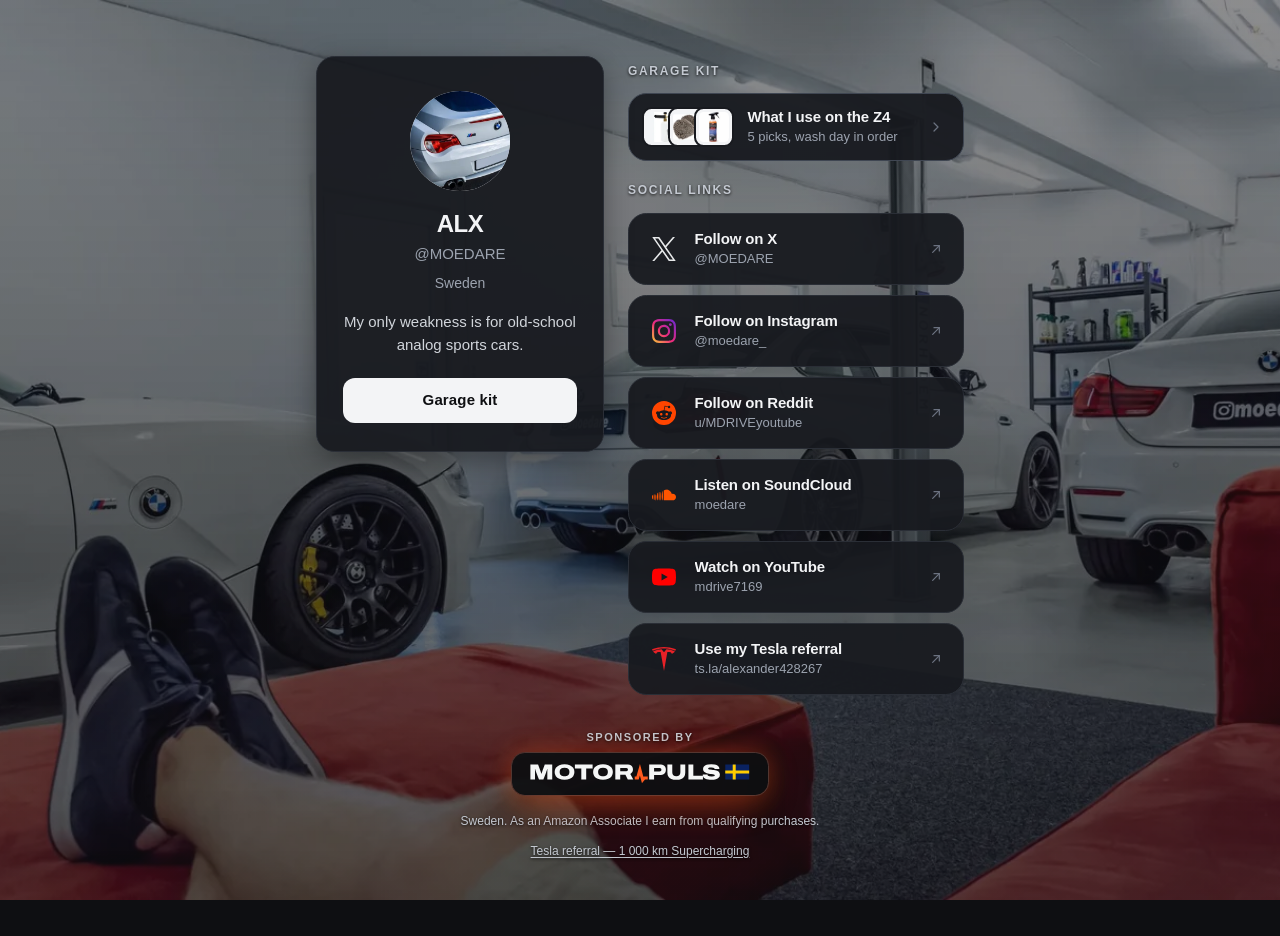
<file: index.html>
<!DOCTYPE html>
<html lang="en">
<head>
  <meta charset="utf-8">
  <meta name="viewport" content="width=device-width, initial-scale=1, viewport-fit=cover">
  <title>MOEDARE</title>
  <meta name="description" content="ALX / MOEDARE. My only weakness is for old-school analog sports cars. Sweden.">
  <meta name="theme-color" content="#0E0F12">
  <meta name="color-scheme" content="dark">
  <link rel="canonical" href="https://moedare.com/">
  <meta property="og:type" content="website">
  <meta property="og:site_name" content="MOEDARE">
  <meta property="og:title" content="MOEDARE">
  <meta property="og:description" content="My only weakness is for old-school analog sports cars.">
  <meta property="og:url" content="https://moedare.com/">
  <meta property="og:locale" content="en_GB">
  <meta property="og:image" content="https://moedare.com/og.jpg">
  <meta property="og:image:width" content="1200">
  <meta property="og:image:height" content="630">
  <meta name="twitter:card" content="summary_large_image">
  <meta name="twitter:site" content="@MOEDARE">
  <meta name="twitter:title" content="MOEDARE">
  <meta name="twitter:description" content="My only weakness is for old-school analog sports cars.">
  <meta name="twitter:image" content="https://moedare.com/og.jpg">
  <link rel="icon" href="favicon.ico" sizes="any">
  <link rel="icon" href="favicon-32.png" type="image/png" sizes="32x32">
  <link rel="apple-touch-icon" href="apple-touch-icon.png">
  <link rel="manifest" href="site.webmanifest">
  <link rel="preload" as="image" href="avatar-350.webp" type="image/webp" fetchpriority="high">
  <link rel="stylesheet" href="css/moedare.css">
  <script type="application/ld+json">
    {
      "@context": "https://schema.org",
      "@type": "Person",
      "name": "ALX",
      "alternateName": "MOEDARE",
      "url": "https://moedare.com",
      "image": "https://moedare.com/og.jpg",
      "sameAs": [
        "https://x.com/MOEDARE",
        "https://www.instagram.com/moedare_",
        "https://www.reddit.com/user/MDRIVEyoutube",
        "https://soundcloud.com/moedare",
        "https://www.youtube.com/@mdrive7169"
      ]
    }
  </script>
  <script async src="https://www.googletagmanager.com/gtag/js?id=G-K42WV6J95P"></script>
  <script>
    window.dataLayer = window.dataLayer || [];
    function gtag(){dataLayer.push(arguments);}
    gtag('js', new Date());
    gtag('config', 'G-K42WV6J95P');
  </script>
  <script defer src="https://82-70-60-43.sslip.io/s.js" data-website-id="582cf6cd-01da-4fce-8815-c3680fe90fa3" data-domains="moedare.com,www.moedare.com"></script>
</head>
<body class="has-bg has-photo">
  <div class="page-bg" aria-hidden="true"></div>
  <div class="page">
    <main>
    <aside class="profile-card">
      <div class="avatar">
        <span class="avatar-mono" aria-hidden="true">M</span>
        <picture>
          <source type="image/webp" srcset="avatar-350.webp">
          <img class="avatar-photo" src="avatar-350.jpg" alt="ALX" width="350" height="350" fetchpriority="high">
        </picture>
      </div>
      <h1 class="name">ALX</h1>
      <p class="handle">@MOEDARE</p>
      <p class="location">Sweden</p>
      <p class="bio">My only weakness is for old-school analog sports cars.</p>
      <a class="btn-primary" href="garage-kit.html">Garage kit</a>
    </aside>

    <section class="links-col">
      <h2 class="links-heading">Garage kit</h2>
      <a class="gk-entry" href="garage-kit.html">
        <span class="gk-entry-stack" aria-hidden="true">
          <img src="img/foam-cannon-168.webp" alt="" width="44" height="44">
          <img src="img/wash-mitt-168.webp" alt="" width="44" height="44">
          <img src="img/bead-maker-168.webp" alt="" width="44" height="44">
        </span>
        <span class="social-copy">
          <span class="social-action">What I use on the Z4</span>
          <span class="social-handle">5 picks, wash day in order</span>
        </span>
        <svg class="ext-arrow gk-chevron" viewBox="0 0 24 24" aria-hidden="true" fill="none" stroke="currentColor" stroke-width="1.85" stroke-linecap="round" stroke-linejoin="round"><path d="m9 6 6 6-6 6"/></svg>
      </a>
      <h2 class="links-heading gk-social-heading">Social links</h2>
      <nav class="socials" data-socials aria-label="Social links"></nav>
    </section>
    </main>

    <footer class="site-footer">
      <div class="sponsor">
        <p class="sponsor-label">Sponsored by</p>
        <a class="sponsor-link" href="https://motorpuls.se/" target="_blank" rel="sponsored noopener"><svg class="sponsor-logo" viewBox="7.9 -71.3 1006.8 88.3" width="1007" height="88" role="img" aria-labelledby="motorpuls-logo-title" focusable="false"><title id="motorpuls-logo-title">Motorpuls.se</title><path fill="#F5F6F6" fill-rule="evenodd" d="M7.9 0V-68.8H43.3L53.4-41.3Q54.2-39.3 55.1-36.5Q55.9-33.7 56.8-30.9Q57.7-28.1 58.3-25.9H59Q59.6-27.9 60.5-30.6Q61.3-33.3 62.2-36.2Q63.1-39 63.9-41.2L74.1-68.8H108.4V0H85.8V-32.7Q85.8-35.1 85.9-37.9Q85.9-40.6 86-43.4Q86.1-46.1 86.2-48H85.4Q84.7-45.9 83.8-43.1Q82.9-40.2 82-37.5Q81-34.7 80.3-32.7L67.7 0H47.4L34.8-32.7Q33.7-35.7 32.7-38.6Q31.7-41.5 31-44Q30.2-46.5 29.7-48H28.9Q29-46.5 29.1-44Q29.1-41.5 29.2-38.6Q29.2-35.7 29.2-32.7V0ZM165 1.2Q151.1 1.2 140.9-3.1Q130.6-7.3 125.1-15.3Q119.5-23.2 119.5-34.4Q119.5-45.6 125.1-53.5Q130.6-61.5 140.9-65.8Q151.1-70 165-70Q179.1-70 189.3-65.8Q199.4-61.5 205-53.5Q210.5-45.6 210.5-34.4Q210.5-23.2 205-15.3Q199.4-7.3 189.3-3.1Q179.1 1.2 165 1.2ZM165-14.9Q170.1-14.9 174.2-16.2Q178.3-17.5 181.2-19.9Q184.2-22.3 185.8-25.8Q187.4-29.2 187.4-33.3V-35.7Q187.4-39.8 185.8-43.2Q184.2-46.6 181.2-49Q178.3-51.3 174.2-52.6Q170.1-53.9 165-53.9Q160-53.9 155.9-52.6Q151.7-51.3 148.8-49Q145.8-46.6 144.2-43.2Q142.7-39.8 142.7-35.7V-33.3Q142.7-29.2 144.2-25.8Q145.8-22.3 148.8-19.9Q151.7-17.5 155.9-16.2Q160-14.9 165-14.9ZM242.2 0V-51.1H212.7V-68.8H294.2V-51.1H264.7V0ZM341.9 1.2Q328 1.2 317.8-3.1Q307.5-7.3 302-15.3Q296.4-23.2 296.4-34.4Q296.4-45.6 302-53.5Q307.5-61.5 317.8-65.8Q328-70 341.9-70Q356-70 366.2-65.8Q376.3-61.5 381.9-53.5Q387.4-45.6 387.4-34.4Q387.4-23.2 381.9-15.3Q376.3-7.3 366.2-3.1Q356 1.2 341.9 1.2ZM341.9-14.9Q347-14.9 351.1-16.2Q355.2-17.5 358.2-19.9Q361.1-22.3 362.7-25.8Q364.3-29.2 364.3-33.3V-35.7Q364.3-39.8 362.7-43.2Q361.1-46.6 358.2-49Q355.2-51.3 351.1-52.6Q347-53.9 341.9-53.9Q336.9-53.9 332.8-52.6Q328.6-51.3 325.7-49Q322.7-46.6 321.2-43.2Q319.6-39.8 319.6-35.7V-33.3Q319.6-29.2 321.2-25.8Q322.7-22.3 325.7-19.9Q328.6-17.5 332.8-16.2Q336.9-14.9 341.9-14.9ZM398.7 0V-68.8H457.1Q464.7-68.8 469.8-65.7Q474.8-62.5 477.4-57.4Q479.9-52.3 479.9-46.3Q479.9-39.6 476.8-34.2Q473.7-28.9 467.7-25.7L481.5 0H456.1L445.2-22.2H421.3V0ZM421.3-38.3H449.5Q452.7-38.3 454.8-40.2Q456.8-42.2 456.8-45.6Q456.8-47.9 455.9-49.5Q454.9-51 453.3-51.9Q451.7-52.7 449.5-52.7H421.3ZM554.5 0V-68.8H608.7Q615.5-68.8 620.7-65.8Q625.8-62.7 628.7-57.4Q631.5-52 631.5-45Q631.5-37.9 628.6-32.5Q625.7-27.1 620.5-24.1Q615.3-21.1 608.6-21.1H577.1V0ZM577.1-37.2H602.3Q606.5-37.2 608.6-39.2Q610.7-41.2 610.7-44.9Q610.7-47.5 609.8-49.2Q608.8-50.9 607-51.8Q605.1-52.7 602.3-52.7H577.1ZM679.4 1.2Q665.5 1.2 656.4-2.8Q647.3-6.7 642.8-14.3Q638.3-21.9 638.3-32.7V-68.8H660.8V-33.7Q660.8-24.8 665.7-19.9Q670.6-15 679.4-15Q688.3-15 693.2-19.9Q698.1-24.8 698.1-33.7V-68.8H720.6V-32.7Q720.6-21.9 716.1-14.3Q711.6-6.7 702.5-2.8Q693.3 1.2 679.4 1.2ZM735.1 0V-68.8H757.7V-17.6H802V0ZM842.4 1.2Q833.7 1.2 826.2 0.2Q818.7-0.9 813.1-3.4Q807.5-5.9 804.3-10.4Q801.1-14.9 801.1-21.8Q801.1-22 801.1-22.4Q801.1-22.7 801.2-23.1H823.2Q823.1-22.7 823.1-22.3Q823.1-21.9 823.1-21.5Q823.1-18.5 825.3-16.8Q827.4-15.1 831.3-14.5Q835.2-13.8 840.4-13.8Q842.5-13.8 844.8-13.9Q847-14 849.2-14.4Q851.3-14.7 853-15.2Q854.6-15.8 855.7-16.8Q856.7-17.8 856.7-19.2Q856.7-21.2 854.4-22.3Q852.1-23.4 848.3-24.1Q844.4-24.7 839.6-25.2Q834.7-25.8 829.6-26.6Q824.4-27.4 819.6-28.9Q814.8-30.3 810.9-32.8Q807-35.2 804.8-39.1Q802.5-42.9 802.5-48.5Q802.5-54.2 805.5-58.3Q808.4-62.4 813.6-65Q818.8-67.5 825.7-68.8Q832.6-70 840.4-70Q848.4-70 855.2-68.8Q861.9-67.6 866.9-65.1Q871.9-62.5 874.7-58.5Q877.5-54.6 877.5-49.1V-47.8H855.6V-48.4Q855.6-50.5 854.1-52Q852.5-53.6 849.4-54.5Q846.2-55.5 841.4-55.5Q836-55.5 832.5-54.9Q829-54.2 827.4-53.1Q825.7-51.9 825.7-50.5Q825.7-48.6 828-47.5Q830.2-46.4 834.1-45.8Q838-45.2 842.8-44.7Q847.6-44.1 852.8-43.3Q857.9-42.5 862.7-41.2Q867.5-39.8 871.4-37.4Q875.3-35 877.6-31.4Q879.9-27.7 879.9-22.3Q879.9-14 875-8.8Q870.1-3.6 861.7-1.2Q853.2 1.2 842.4 1.2Z"/><path fill="#FF5B1F" fill-rule="evenodd" d="M506.4 0 L511.7-18.7 L521.3 17 L535.4 0 L548 0 L548-14 L528.8-14 L527.8-12.8 L512.1-71.3 L495.8-14 L488-14 L488 0Z"/><g transform="translate(904.6 -68.8) scale(6.88)"><rect width="16" height="10" rx=".15" fill="#0A2260"/><rect x="5" width="2" height="10" fill="#FECC00"/><rect y="4" width="16" height="2" fill="#FECC00"/></g></svg><span class="visually-hidden"> (opens in a new tab)</span></a>
      </div>
      <p>Sweden. As an Amazon Associate I earn from qualifying purchases.</p>
      <p><a href="https://ts.la/alexander428267" rel="noopener noreferrer" target="_blank">Tesla referral — 1 000 km Supercharging</a></p>
    </footer>
  </div>

  <script src="socials.js" defer></script>
  <script src="js/site.js" defer></script>
</body>
</html>
</file>
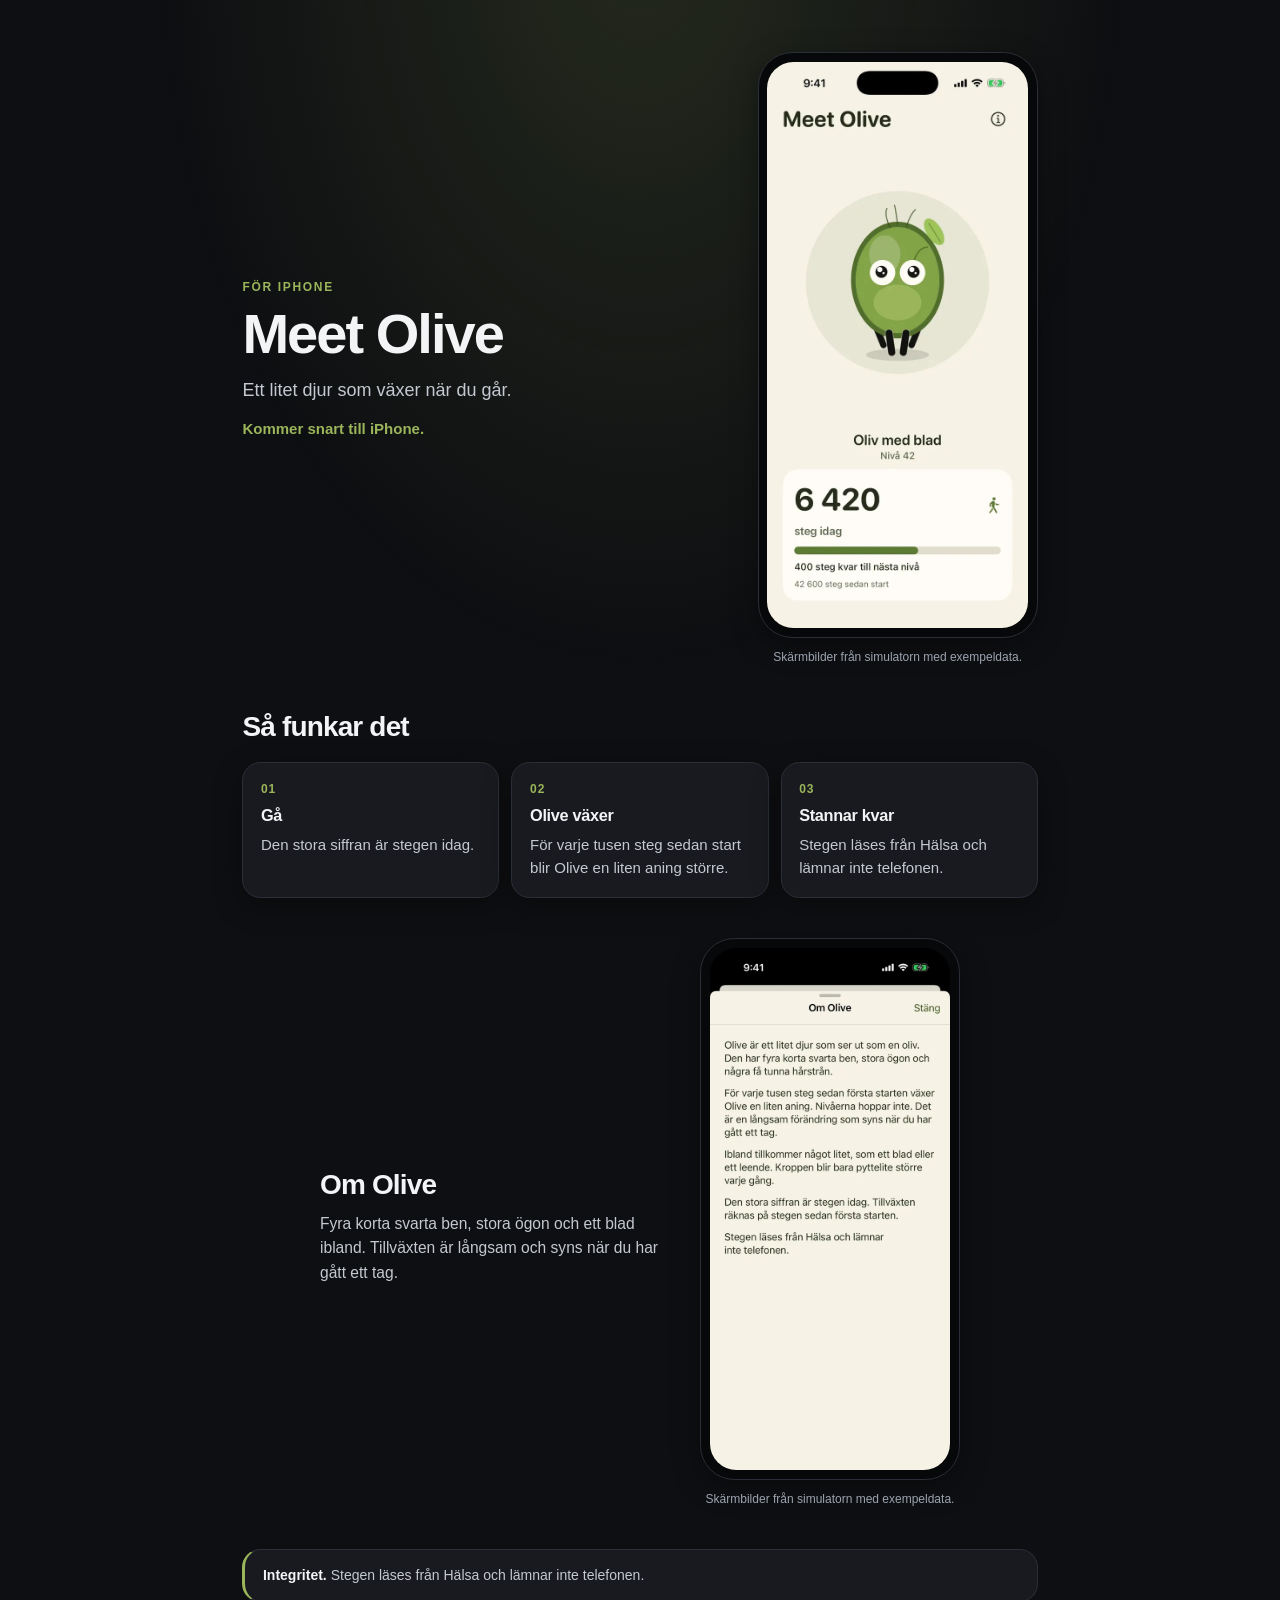
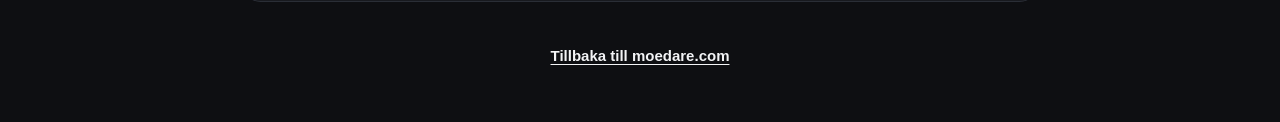
<file: meet-olive/index.html>
<!DOCTYPE html>
<html lang="sv">
<head>
  <meta charset="utf-8">
  <meta name="viewport" content="width=device-width, initial-scale=1, viewport-fit=cover">
  <title>Meet Olive — stegräknare för iPhone</title>
  <meta name="description" content="Olive är ett litet djur som ser ut som en oliv. Den växer en aning för varje tusen steg. Stegen stannar i telefonen. Kommer snart till iPhone.">
  <meta name="theme-color" content="#0E0F12">
  <meta name="color-scheme" content="dark">
  <link rel="canonical" href="https://moedare.com/meet-olive/">
  <meta property="og:type" content="website">
  <meta property="og:site_name" content="MOEDARE">
  <meta property="og:title" content="Meet Olive — stegräknare för iPhone">
  <meta property="og:description" content="Ett litet djur som växer när du går. Stegen stannar i telefonen. Kommer snart till iPhone.">
  <meta property="og:url" content="https://moedare.com/meet-olive/">
  <meta property="og:locale" content="sv_SE">
  <meta name="twitter:card" content="summary">
  <meta name="twitter:site" content="@MOEDARE">
  <meta name="twitter:title" content="Meet Olive — stegräknare för iPhone">
  <meta name="twitter:description" content="Ett litet djur som växer när du går. Stegen stannar i telefonen. Kommer snart till iPhone.">
  <link rel="icon" href="../favicon.ico" sizes="any">
  <link rel="icon" href="../favicon-32.png" type="image/png" sizes="32x32">
  <link rel="apple-touch-icon" href="../apple-touch-icon.png">
  <link rel="preload" as="image" type="image/webp" href="img/hem-600.webp" imagesrcset="img/hem-600.webp 600w, img/hem-900.webp 900w" imagesizes="(min-width: 800px) 280px, 72vw" fetchpriority="high">
  <link rel="stylesheet" href="../css/moedare.css">
  <link rel="stylesheet" href="olive.css">
  <script type="application/ld+json">
    {
      "@context": "https://schema.org",
      "@type": "SoftwareApplication",
      "name": "Meet Olive",
      "operatingSystem": "iOS",
      "applicationCategory": "HealthApplication",
      "inLanguage": "sv",
      "url": "https://moedare.com/meet-olive/",
      "description": "En enkel stegräknare för iPhone. Olive växer en liten aning för varje tusen steg. Stegen läses från Hälsa och lämnar inte telefonen.",
      "author": {
        "@type": "Person",
        "name": "ALX",
        "url": "https://moedare.com/"
      }
    }
  </script>
  <script defer src="https://82-70-60-43.sslip.io/s.js" data-website-id="582cf6cd-01da-4fce-8815-c3680fe90fa3" data-domains="moedare.com,www.moedare.com"></script>
</head>
<body>
  <div class="olive">
    <header class="hero">
      <div class="hero-copy">
        <p class="kicker">För iPhone</p>
        <h1>Meet Olive</h1>
        <p class="pitch">Ett litet djur som växer när du går.</p>
        <p class="soon">Kommer snart till iPhone.</p>
      </div>
      <figure class="device">
        <div class="bezel">
          <picture>
            <source type="image/webp" srcset="img/hem-600.webp 600w, img/hem-900.webp 900w" sizes="(min-width: 800px) 280px, 72vw">
            <img src="img/hem-900.jpg" width="900" height="1957" alt="Hemskärmen i Meet Olive: en grön olivfigur med blad, nivå 42 och 6 420 steg idag." fetchpriority="high">
          </picture>
        </div>
        <figcaption>Skärmbilder från simulatorn med exempeldata.</figcaption>
      </figure>
    </header>

    <main>
      <section class="block" aria-labelledby="hur">
        <h2 class="section-title" id="hur">Så funkar det</h2>
        <ol class="steps">
          <li>
            <h3><span>01</span>Gå</h3>
            <p>Den stora siffran är stegen idag.</p>
          </li>
          <li>
            <h3><span>02</span>Olive växer</h3>
            <p>För varje tusen steg sedan start blir Olive en liten aning större.</p>
          </li>
          <li>
            <h3><span>03</span>Stannar kvar</h3>
            <p>Stegen läses från Hälsa och lämnar inte telefonen.</p>
          </li>
        </ol>
      </section>

      <section class="block sheet" aria-labelledby="om">
        <div>
          <h2 class="section-title" id="om">Om Olive</h2>
          <p>Fyra korta svarta ben, stora ögon och ett blad ibland. Tillväxten är långsam och syns när du har gått ett tag.</p>
        </div>
        <figure>
          <div class="bezel">
            <picture>
              <source type="image/webp" srcset="img/info-600.webp 600w, img/info-900.webp 900w" sizes="(min-width: 800px) 260px, 72vw">
              <img src="img/info-900.jpg" width="900" height="1957" alt="Informationsbladet Om Olive: Olive växer långsamt för varje tusen steg, och stegen lämnar inte telefonen." loading="lazy" decoding="async">
            </picture>
          </div>
          <figcaption>Skärmbilder från simulatorn med exempeldata.</figcaption>
        </figure>
      </section>

      <p class="privacy"><strong>Integritet.</strong> Stegen läses från Hälsa och lämnar inte telefonen.</p>
    </main>

    <footer class="site-foot">
      <a href="../">Tillbaka till moedare.com</a>
    </footer>
  </div>
</body>
</html>
</file>
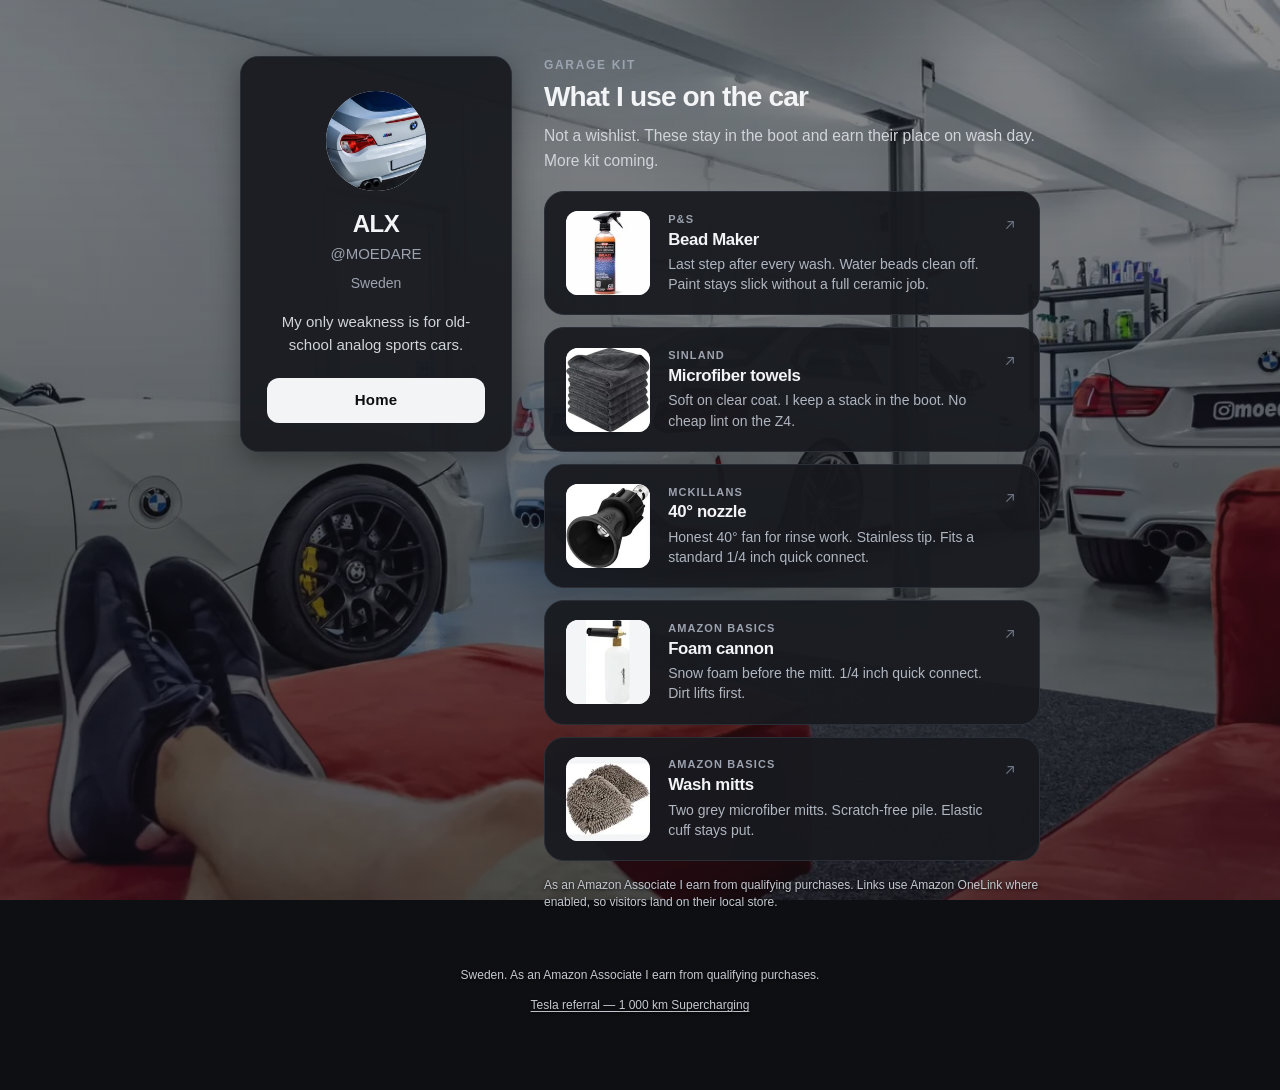
<file: shop/index.html>
<!DOCTYPE html>
<html lang="en">
<head>
  <meta charset="utf-8">
  <meta name="viewport" content="width=device-width, initial-scale=1, viewport-fit=cover">
  <title>Garage kit — MOEDARE</title>
  <meta name="description" content="Garage kit I actually use on the Z4. Amazon Associate links.">
  <meta name="theme-color" content="#0E0F12">
  <meta name="color-scheme" content="dark">
  <meta name="robots" content="noindex">
  <link rel="canonical" href="https://moedare.com/shop.html">
  <meta property="og:image" content="https://moedare.com/og.jpg">
  <link rel="icon" href="../favicon.ico" sizes="any">
  <link rel="icon" href="../favicon-32.png" type="image/png" sizes="32x32">
  <link rel="apple-touch-icon" href="../apple-touch-icon.png">
  <link rel="preload" as="image" href="../avatar-350.webp" type="image/webp" fetchpriority="high">
  <link rel="stylesheet" href="../css/moedare.css">
  <script async src="https://www.googletagmanager.com/gtag/js?id=G-K42WV6J95P"></script>
  <script>
    window.dataLayer = window.dataLayer || [];
    function gtag(){dataLayer.push(arguments);}
    gtag('js', new Date());
    gtag('config', 'G-K42WV6J95P');
  </script>
  <script defer src="https://82-70-60-43.sslip.io/s.js" data-website-id="582cf6cd-01da-4fce-8815-c3680fe90fa3" data-domains="moedare.com,www.moedare.com"></script>
</head>
<body class="has-bg has-photo">
  <div class="page-bg" aria-hidden="true"></div>
  <div class="page page-shop">
    <main>
    <aside class="profile-card">
      <div class="avatar">
        <span class="avatar-mono" aria-hidden="true">M</span>
        <picture>
          <source type="image/webp" srcset="../avatar-350.webp">
          <img class="avatar-photo" src="../avatar-350.jpg" alt="ALX" width="350" height="350" fetchpriority="high">
        </picture>
      </div>
      <h1 class="name">ALX</h1>
      <p class="handle">@MOEDARE</p>
      <p class="location">Sweden</p>
      <p class="bio">My only weakness is for old-school analog sports cars.</p>
      <a class="btn-primary" href="../index.html">Home</a>
    </aside>

    <div class="main-col">
      <section class="shop-block" aria-labelledby="shop-heading">
        <p class="section-kicker">Garage kit</p>
        <h2 class="section-title" id="shop-heading">What I use on the car</h2>
        <p class="section-lead">Not a wishlist. These stay in the boot and earn their place on wash day. More kit coming.</p>
        <nav class="shop-list" data-shop aria-label="Garage kit"></nav>
        <script>window.MOEDARE_BASE = "../";</script>
        <script src="../shop.js"></script>
        <script src="../js/site.js"></script>
        <p class="shop-disclosure">As an Amazon Associate I earn from qualifying purchases. Links use Amazon OneLink where enabled, so visitors land on their local store.</p>
      </section>
    </div>
    </main>

    <footer class="site-footer">
      <p>Sweden. As an Amazon Associate I earn from qualifying purchases.</p>
      <p><a href="https://ts.la/alexander428267" rel="noopener noreferrer" target="_blank">Tesla referral — 1 000 km Supercharging</a></p>
    </footer>
  </div>

</body>
</html>
</file>
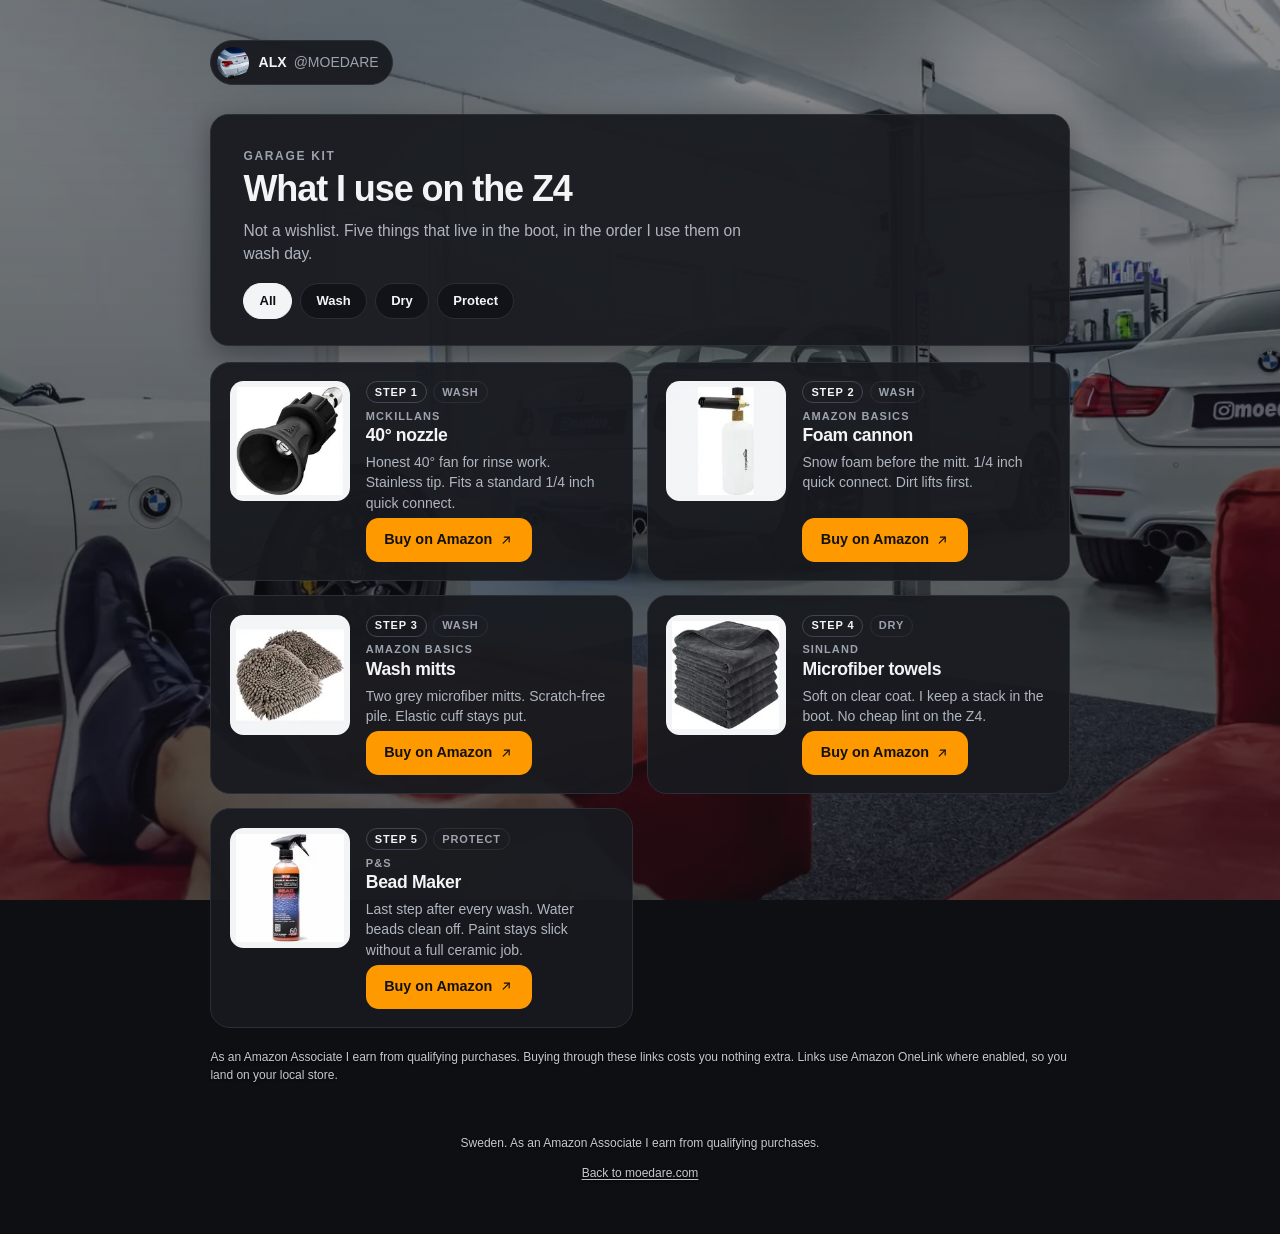
<file: garage-kit.html>
<!DOCTYPE html>
<html lang="en">
<head>
  <meta charset="utf-8">
  <meta name="viewport" content="width=device-width, initial-scale=1, viewport-fit=cover">
  <title>Garage kit | MOEDARE</title>
  <meta name="description" content="The garage kit ALX actually uses on the Z4, in wash-day order. Amazon Associate links.">
  <meta name="theme-color" content="#0E0F12">
  <meta name="color-scheme" content="dark">
  <link rel="canonical" href="https://moedare.com/garage-kit.html">
  <meta property="og:type" content="website">
  <meta property="og:site_name" content="MOEDARE">
  <meta property="og:title" content="Garage kit | MOEDARE">
  <meta property="og:description" content="The garage kit ALX actually uses on the Z4, in wash-day order. Amazon Associate links.">
  <meta property="og:url" content="https://moedare.com/garage-kit.html">
  <meta property="og:locale" content="en_GB">
  <meta property="og:image" content="https://moedare.com/og.jpg">
  <meta property="og:image:width" content="1200">
  <meta property="og:image:height" content="630">
  <meta name="twitter:card" content="summary_large_image">
  <meta name="twitter:site" content="@MOEDARE">
  <meta name="twitter:title" content="Garage kit | MOEDARE">
  <meta name="twitter:description" content="The garage kit ALX actually uses on the Z4, in wash-day order. Amazon Associate links.">
  <meta name="twitter:image" content="https://moedare.com/og.jpg">
  <link rel="icon" href="favicon.ico" sizes="any">
  <link rel="icon" href="favicon-32.png" type="image/png" sizes="32x32">
  <link rel="apple-touch-icon" href="apple-touch-icon.png">
  <link rel="manifest" href="site.webmanifest">
  <link rel="stylesheet" href="css/moedare.css">
  <link rel="stylesheet" href="css/garage-kit.css">
  <script async src="https://www.googletagmanager.com/gtag/js?id=G-K42WV6J95P"></script>
  <script>
    window.dataLayer = window.dataLayer || [];
    function gtag(){dataLayer.push(arguments);}
    gtag('js', new Date());
    gtag('config', 'G-K42WV6J95P');
  </script>
  <script defer src="https://82-70-60-43.sslip.io/s.js" data-website-id="582cf6cd-01da-4fce-8815-c3680fe90fa3" data-domains="moedare.com,www.moedare.com"></script>
</head>
<body class="has-bg has-photo">
  <div class="page-bg" aria-hidden="true"></div>
  <div class="gk-page">
    <header class="gk-top">
      <a class="gk-back" href="index.html">
        <img src="avatar-350.webp" alt="" width="32" height="32">
        <span>ALX <span class="gk-back-handle">@MOEDARE</span></span>
      </a>
    </header>

    <main class="gk-main">
      <section class="gk-hero">
        <p class="section-kicker">Garage kit</p>
        <h1 class="gk-title" id="gk-title">What I use on the Z4</h1>
        <p class="gk-lead">Not a wishlist. Five things that live in the boot, in the order I use them on wash day.</p>
        <div class="gk-chips" data-gk-filter></div>
        <p class="visually-hidden" data-gk-status aria-live="polite"></p>
      </section>

      <!-- Visible without JavaScript. garage-kit.js rebuilds this list from shop.js. -->
      <ol class="gk-list" id="gk-products" data-gk-list role="list" aria-label="Garage kit products">
        <li class="gk-card" role="listitem" data-category="Wash" data-step="1">
          <a class="gk-media" tabindex="-1" aria-hidden="true" href="https://www.amazon.com/dp/B0BQZ2DGPP?tag=moedare-20" target="_blank" rel="nofollow sponsored noopener noreferrer" data-umami-event="garage-kit" data-umami-event-asin="B0BQZ2DGPP" data-umami-event-where="photo">
            <picture>
              <source type="image/webp" srcset="img/nozzle-168.webp">
              <img src="img/nozzle-168.jpg" alt="McKillans 40° nozzle" width="168" height="168" decoding="async">
            </picture>
          </a>
          <div class="gk-body">
            <p class="gk-meta"><span class="gk-step">Step 1</span><span class="gk-cat">Wash</span></p>
            <h2 class="gk-name"><span class="gk-brand">McKillans</span>40° nozzle</h2>
            <p class="gk-why">Honest 40° fan for rinse work. Stainless tip. Fits a standard 1/4 inch quick connect.</p>
            <a class="gk-buy" href="https://www.amazon.com/dp/B0BQZ2DGPP?tag=moedare-20" target="_blank" rel="nofollow sponsored noopener noreferrer" data-umami-event="garage-kit" data-umami-event-asin="B0BQZ2DGPP" data-umami-event-where="button">Buy on Amazon <svg viewBox="0 0 24 24" aria-hidden="true" fill="none" stroke="currentColor" stroke-width="2" stroke-linecap="round" stroke-linejoin="round"><path d="M7 17 17 7"/><path d="M9 7h8v8"/></svg><span class="visually-hidden">: McKillans 40° nozzle, opens in a new tab</span></a>
          </div>
        </li>
        <li class="gk-card" role="listitem" data-category="Wash" data-step="2">
          <a class="gk-media" tabindex="-1" aria-hidden="true" href="https://www.amazon.com/dp/B07TWFS61H?tag=moedare-20" target="_blank" rel="nofollow sponsored noopener noreferrer" data-umami-event="garage-kit" data-umami-event-asin="B07TWFS61H" data-umami-event-where="photo">
            <picture>
              <source type="image/webp" srcset="img/foam-cannon-168.webp">
              <img src="img/foam-cannon-168.jpg" alt="Amazon Basics Foam cannon" width="168" height="168" decoding="async">
            </picture>
          </a>
          <div class="gk-body">
            <p class="gk-meta"><span class="gk-step">Step 2</span><span class="gk-cat">Wash</span></p>
            <h2 class="gk-name"><span class="gk-brand">Amazon Basics</span>Foam cannon</h2>
            <p class="gk-why">Snow foam before the mitt. 1/4 inch quick connect. Dirt lifts first.</p>
            <a class="gk-buy" href="https://www.amazon.com/dp/B07TWFS61H?tag=moedare-20" target="_blank" rel="nofollow sponsored noopener noreferrer" data-umami-event="garage-kit" data-umami-event-asin="B07TWFS61H" data-umami-event-where="button">Buy on Amazon <svg viewBox="0 0 24 24" aria-hidden="true" fill="none" stroke="currentColor" stroke-width="2" stroke-linecap="round" stroke-linejoin="round"><path d="M7 17 17 7"/><path d="M9 7h8v8"/></svg><span class="visually-hidden">: Amazon Basics Foam cannon, opens in a new tab</span></a>
          </div>
        </li>
        <li class="gk-card" role="listitem" data-category="Wash" data-step="3">
          <a class="gk-media" tabindex="-1" aria-hidden="true" href="https://www.amazon.com/dp/B0711KTX4N?tag=moedare-20" target="_blank" rel="nofollow sponsored noopener noreferrer" data-umami-event="garage-kit" data-umami-event-asin="B0711KTX4N" data-umami-event-where="photo">
            <picture>
              <source type="image/webp" srcset="img/wash-mitt-168.webp">
              <img src="img/wash-mitt-168.jpg" alt="Amazon Basics Wash mitts" width="168" height="168" decoding="async">
            </picture>
          </a>
          <div class="gk-body">
            <p class="gk-meta"><span class="gk-step">Step 3</span><span class="gk-cat">Wash</span></p>
            <h2 class="gk-name"><span class="gk-brand">Amazon Basics</span>Wash mitts</h2>
            <p class="gk-why">Two grey microfiber mitts. Scratch-free pile. Elastic cuff stays put.</p>
            <a class="gk-buy" href="https://www.amazon.com/dp/B0711KTX4N?tag=moedare-20" target="_blank" rel="nofollow sponsored noopener noreferrer" data-umami-event="garage-kit" data-umami-event-asin="B0711KTX4N" data-umami-event-where="button">Buy on Amazon <svg viewBox="0 0 24 24" aria-hidden="true" fill="none" stroke="currentColor" stroke-width="2" stroke-linecap="round" stroke-linejoin="round"><path d="M7 17 17 7"/><path d="M9 7h8v8"/></svg><span class="visually-hidden">: Amazon Basics Wash mitts, opens in a new tab</span></a>
          </div>
        </li>
        <li class="gk-card" role="listitem" data-category="Dry" data-step="4">
          <a class="gk-media" tabindex="-1" aria-hidden="true" href="https://www.amazon.com/dp/B07TWB37S1?tag=moedare-20" target="_blank" rel="nofollow sponsored noopener noreferrer" data-umami-event="garage-kit" data-umami-event-asin="B07TWB37S1" data-umami-event-where="photo">
            <picture>
              <source type="image/webp" srcset="img/microfiber-168.webp">
              <img src="img/microfiber-168.jpg" alt="SINLAND Microfiber towels" width="168" height="168" decoding="async">
            </picture>
          </a>
          <div class="gk-body">
            <p class="gk-meta"><span class="gk-step">Step 4</span><span class="gk-cat">Dry</span></p>
            <h2 class="gk-name"><span class="gk-brand">SINLAND</span>Microfiber towels</h2>
            <p class="gk-why">Soft on clear coat. I keep a stack in the boot. No cheap lint on the Z4.</p>
            <a class="gk-buy" href="https://www.amazon.com/dp/B07TWB37S1?tag=moedare-20" target="_blank" rel="nofollow sponsored noopener noreferrer" data-umami-event="garage-kit" data-umami-event-asin="B07TWB37S1" data-umami-event-where="button">Buy on Amazon <svg viewBox="0 0 24 24" aria-hidden="true" fill="none" stroke="currentColor" stroke-width="2" stroke-linecap="round" stroke-linejoin="round"><path d="M7 17 17 7"/><path d="M9 7h8v8"/></svg><span class="visually-hidden">: SINLAND Microfiber towels, opens in a new tab</span></a>
          </div>
        </li>
        <li class="gk-card" role="listitem" data-category="Protect" data-step="5">
          <a class="gk-media" tabindex="-1" aria-hidden="true" href="https://www.amazon.com/dp/B0779KCS7D?tag=moedare-20" target="_blank" rel="nofollow sponsored noopener noreferrer" data-umami-event="garage-kit" data-umami-event-asin="B0779KCS7D" data-umami-event-where="photo">
            <picture>
              <source type="image/webp" srcset="img/bead-maker-168.webp">
              <img src="img/bead-maker-168.jpg" alt="P&amp;S Bead Maker" width="168" height="168" decoding="async">
            </picture>
          </a>
          <div class="gk-body">
            <p class="gk-meta"><span class="gk-step">Step 5</span><span class="gk-cat">Protect</span></p>
            <h2 class="gk-name"><span class="gk-brand">P&amp;S</span>Bead Maker</h2>
            <p class="gk-why">Last step after every wash. Water beads clean off. Paint stays slick without a full ceramic job.</p>
            <a class="gk-buy" href="https://www.amazon.com/dp/B0779KCS7D?tag=moedare-20" target="_blank" rel="nofollow sponsored noopener noreferrer" data-umami-event="garage-kit" data-umami-event-asin="B0779KCS7D" data-umami-event-where="button">Buy on Amazon <svg viewBox="0 0 24 24" aria-hidden="true" fill="none" stroke="currentColor" stroke-width="2" stroke-linecap="round" stroke-linejoin="round"><path d="M7 17 17 7"/><path d="M9 7h8v8"/></svg><span class="visually-hidden">: P&amp;S Bead Maker, opens in a new tab</span></a>
          </div>
        </li>
      </ol>

      <p class="gk-disclosure">As an Amazon Associate I earn from qualifying purchases. Buying through these links costs you nothing extra. Links use Amazon OneLink where enabled, so you land on your local store.</p>
    </main>

    <footer class="site-footer">
      <p>Sweden. As an Amazon Associate I earn from qualifying purchases.</p>
      <p><a href="index.html">Back to moedare.com</a></p>
    </footer>
  </div>

  <script src="shop.js"></script>
  <script src="js/garage-kit.js"></script>
</body>
</html>
</file>
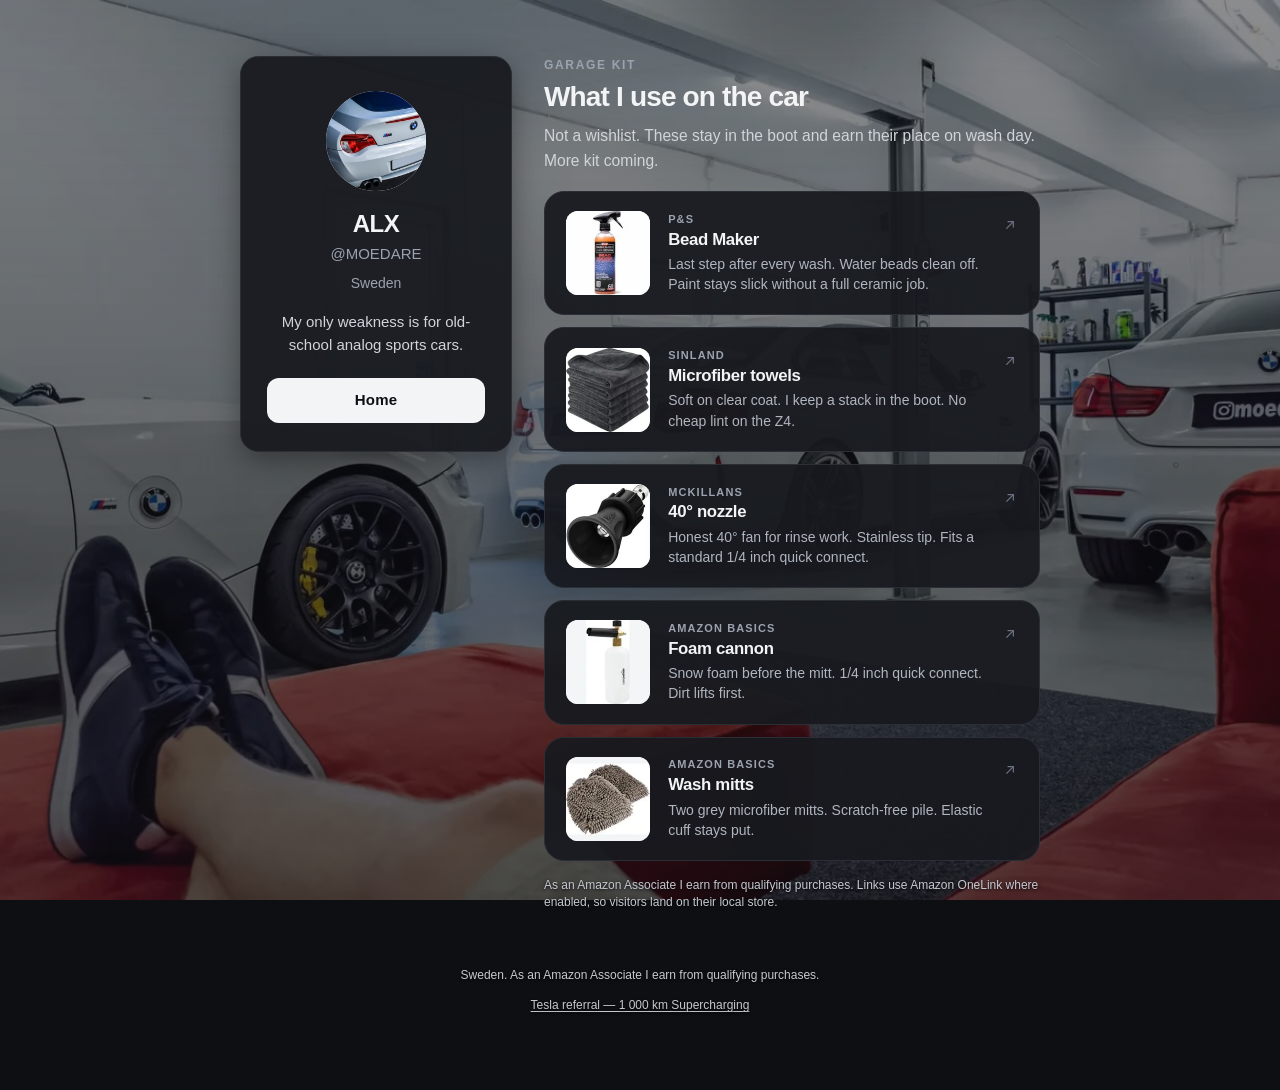
<file: shop.html>
<!DOCTYPE html>
<html lang="en">
<head>
  <meta charset="utf-8">
  <meta name="viewport" content="width=device-width, initial-scale=1, viewport-fit=cover">
  <title>Garage kit — MOEDARE</title>
  <meta name="description" content="Garage kit I actually use on the Z4. Amazon Associate links.">
  <meta name="theme-color" content="#0E0F12">
  <meta name="color-scheme" content="dark">
  <link rel="canonical" href="https://moedare.com/shop.html">
  <meta property="og:type" content="website">
  <meta property="og:site_name" content="MOEDARE">
  <meta property="og:title" content="Garage kit — MOEDARE">
  <meta property="og:description" content="Garage kit I actually use. Bead Maker, microfiber, McKillans, Amazon Basics foam cannon, Amazon Basics mitts.">
  <meta property="og:url" content="https://moedare.com/shop.html">
  <meta property="og:locale" content="en_GB">
  <meta property="og:image" content="https://moedare.com/og.jpg">
  <meta property="og:image:width" content="1200">
  <meta property="og:image:height" content="630">
  <meta name="twitter:card" content="summary_large_image">
  <meta name="twitter:site" content="@MOEDARE">
  <meta name="twitter:title" content="Garage kit — MOEDARE">
  <meta name="twitter:description" content="Garage kit I actually use. Bead Maker, microfiber, McKillans, Amazon Basics foam cannon, Amazon Basics mitts.">
  <meta name="twitter:image" content="https://moedare.com/og.jpg">
  <link rel="icon" href="favicon.ico" sizes="any">
  <link rel="icon" href="favicon-32.png" type="image/png" sizes="32x32">
  <link rel="apple-touch-icon" href="apple-touch-icon.png">
  <link rel="manifest" href="site.webmanifest">
  <link rel="preload" as="image" href="avatar-350.webp" type="image/webp" fetchpriority="high">
  <link rel="stylesheet" href="css/moedare.css">
  <script async src="https://www.googletagmanager.com/gtag/js?id=G-K42WV6J95P"></script>
  <script>
    window.dataLayer = window.dataLayer || [];
    function gtag(){dataLayer.push(arguments);}
    gtag('js', new Date());
    gtag('config', 'G-K42WV6J95P');
  </script>
  <script defer src="https://82-70-60-43.sslip.io/s.js" data-website-id="582cf6cd-01da-4fce-8815-c3680fe90fa3" data-domains="moedare.com,www.moedare.com"></script>
</head>
<body class="has-bg has-photo">
  <div class="page-bg" aria-hidden="true"></div>
  <div class="page page-shop">
    <main>
    <aside class="profile-card">
      <div class="avatar">
        <span class="avatar-mono" aria-hidden="true">M</span>
        <picture>
          <source type="image/webp" srcset="avatar-350.webp">
          <img class="avatar-photo" src="avatar-350.jpg" alt="ALX" width="350" height="350" fetchpriority="high">
        </picture>
      </div>
      <h1 class="name">ALX</h1>
      <p class="handle">@MOEDARE</p>
      <p class="location">Sweden</p>
      <p class="bio">My only weakness is for old-school analog sports cars.</p>
      <a class="btn-primary" href="index.html">Home</a>
    </aside>

    <div class="main-col">
      <section class="shop-block" aria-labelledby="shop-heading">
        <p class="section-kicker">Garage kit</p>
        <h2 class="section-title" id="shop-heading">What I use on the car</h2>
        <p class="section-lead">Not a wishlist. These stay in the boot and earn their place on wash day. More kit coming.</p>
        <nav class="shop-list" data-shop aria-label="Garage kit"></nav>
        <script src="shop.js"></script>
        <script src="js/site.js"></script>
        <p class="shop-disclosure">As an Amazon Associate I earn from qualifying purchases. Links use Amazon OneLink where enabled, so visitors land on their local store.</p>
      </section>
    </div>
    </main>

    <footer class="site-footer">
      <p>Sweden. As an Amazon Associate I earn from qualifying purchases.</p>
      <p><a href="https://ts.la/alexander428267" rel="noopener noreferrer" target="_blank">Tesla referral — 1 000 km Supercharging</a></p>
    </footer>
  </div>

</body>
</html>
</file>
<file: css/moedare.css>
/* MOEDARE — dark cards, quiet motion, system UI. */

:root {
  --page: #0E0F12;
  --card: #181A1F;
  --ink: #F3F4F6;
  --muted: #9CA3AF;
  --line: #2A2E36;
  --charcoal: #F3F4F6;
  --charcoal-hover: #ffffff;
  --btn: #F3F4F6;
  --btn-ink: #0E0F12;
  --shadow: 0 8px 28px rgba(0, 0, 0, 0.35);
  --shadow-hover: 0 14px 36px rgba(0, 0, 0, 0.5);
  --radius: 1.15rem;
  --font: -apple-system, BlinkMacSystemFont, "Segoe UI", Helvetica, Arial, sans-serif;
  --ease: 220ms cubic-bezier(0.22, 1, 0.36, 1);
}

*,
*::before,
*::after {
  box-sizing: border-box;
}

html {
  -webkit-text-size-adjust: 100%;
  text-size-adjust: 100%;
}

html,
body {
  margin: 0;
  min-height: 100%;
  overflow-x: hidden;
}

body {
  min-height: 100dvh;
  background: var(--page);
  color: var(--ink);
  font-family: var(--font);
  font-size: 1rem;
  font-weight: 400;
  line-height: 1.5;
  -webkit-font-smoothing: antialiased;
  -moz-osx-font-smoothing: grayscale;
  position: relative;
}

body::before {
  content: "";
  position: fixed;
  inset: -20%;
  z-index: -1;
  pointer-events: none;
  background:
    radial-gradient(ellipse at 20% 10%, rgba(90, 110, 140, 0.22), transparent 50%),
    radial-gradient(ellipse at 85% 90%, rgba(180, 90, 40, 0.12), transparent 46%);
  animation: glow 14s ease-in-out infinite alternate;
}


/* Full-bleed photo — fixed viewport layer, never scrolls with content */
.page-bg {
  position: fixed;
  top: 0;
  left: 0;
  right: 0;
  bottom: 0;
  width: 100vw;
  height: 100vh;
  height: 100dvh;
  min-width: 100%;
  min-height: 100%;
  z-index: -2;
  pointer-events: none;
  background-color: var(--page);
  background-size: cover;
  background-position: center center;
  background-repeat: no-repeat;
  background-attachment: scroll;
  transform: translateZ(0);
  -webkit-backface-visibility: hidden;
  backface-visibility: hidden;
}

body.has-photo .page-bg {
  background-image: url("../img/bg.jpg");
  background-image: image-set(
    url("../img/bg-1280.webp") type("image/webp") 1x,
    url("../img/bg-1920.webp") type("image/webp") 2x,
    url("../img/bg.jpg") type("image/jpeg") 1x
  );
  background-size: cover;
  background-position: center center;
  background-repeat: no-repeat;
}

body.has-bg::before {
  top: 0;
  right: 0;
  bottom: 0;
  left: 0;
  inset: 0;
  width: 100%;
  height: 100%;
  height: 100dvh;
  z-index: -1;
  background:
    linear-gradient(180deg, rgba(14, 15, 18, 0.72) 0%, rgba(14, 15, 18, 0.82) 55%, rgba(14, 15, 18, 0.9) 100%),
    radial-gradient(ellipse at 20% 10%, rgba(90, 110, 140, 0.16), transparent 50%),
    radial-gradient(ellipse at 85% 90%, rgba(180, 90, 40, 0.08), transparent 46%);
  animation: none !important;
  transform: translateZ(0);
  opacity: 1;
}

/* Lighter veil so more of the garage shows through */
body.has-photo::before {
  background:
    linear-gradient(180deg, rgba(14, 15, 18, 0.48) 0%, rgba(14, 15, 18, 0.58) 45%, rgba(14, 15, 18, 0.68) 100%);
}

/* Same cover on every breakpoint — no letterbox bars */
@media (max-width: 799px) {
  body.has-photo .page-bg {
    background-image: url("../img/bg.jpg");
    background-image: image-set(
      url("../img/bg-1280.webp") type("image/webp") 1x,
      url("../img/bg-1280.webp") type("image/webp") 2x,
      url("../img/bg.jpg") type("image/jpeg") 1x
    );
    background-size: cover;
    background-position: center 40%;
  }
}

@media (min-width: 800px) {
  body.has-photo .page-bg {
    background-size: cover;
    background-position: center center;
  }
}

/* Solid cards — no backdrop-filter (that made the photo look like it scrolled) */
body.has-bg .profile-card,
body.has-bg .social-card,
body.has-bg .product-card {
  background: rgba(24, 26, 31, 0.94);
  backdrop-filter: none;
  -webkit-backdrop-filter: none;
}

@keyframes glow {
  from { transform: translate3d(0, 0, 0) scale(1); opacity: 0.85; }
  to { transform: translate3d(-3%, 2%, 0) scale(1.08); opacity: 1; }
}

@keyframes rise {
  from { opacity: 0; }
  to { opacity: 1; }
}

::selection {
  background: #F3F4F6;
  color: #0E0F12;
}

a {
  color: inherit;
  text-decoration: none;
}

a:focus-visible,
button:focus-visible {
  outline: 2px solid var(--charcoal);
  outline-offset: 3px;
}

img {
  max-width: 100%;
  height: auto;
  display: block;
}

.page > main {
  display: contents;
}

.page {
  width: 100%;
  max-width: 42rem;
  margin: 0 auto;
  padding:
    max(1.5rem, env(safe-area-inset-top, 0px))
    max(1.15rem, env(safe-area-inset-right, 0px))
    max(2rem, env(safe-area-inset-bottom, 0px))
    max(1.15rem, env(safe-area-inset-left, 0px));
  display: flex;
  flex-direction: column;
  gap: 1.5rem;
}

.page-shop {
  max-width: 54rem;
  gap: 1.75rem;
}

.main-col {
  width: 100%;
  min-width: 0;
  display: flex;
  flex-direction: column;
  gap: 2rem;
}

.shop-block,
.links-block {
  width: 100%;
  min-width: 0;
}

.section-kicker {
  margin: 0;
  font-size: 0.75rem;
  font-weight: 650;
  letter-spacing: 0.14em;
  text-transform: uppercase;
  color: var(--muted);
}

.section-title {
  margin: 0.4rem 0 0;
  font-size: 1.55rem;
  font-weight: 700;
  letter-spacing: -0.03em;
  line-height: 1.2;
  color: var(--ink);
}

.section-lead {
  margin: 0.65rem 0 1.15rem;
  max-width: 36rem;
  font-size: 0.975rem;
  line-height: 1.55;
  color: #D1D5DB;
}

/* ——— Profile card ——— */

.profile-card {
  background: var(--card);
  border: 1px solid var(--line);
  border-radius: var(--radius);
  box-shadow: var(--shadow);
  padding: 2rem 1.5rem 1.6rem;
  display: flex;
  flex-direction: column;
  align-items: center;
  text-align: center;
  width: 100%;
  max-width: 21rem;
  margin-inline: auto;
  animation: rise 0.7s var(--ease) both;
}

.avatar {
  position: relative;
  width: 6.25rem;
  height: 6.25rem;
  border-radius: 50%;
  overflow: hidden;
  background: var(--charcoal);
  flex-shrink: 0;
}

.avatar-mono {
  display: flex;
  align-items: center;
  justify-content: center;
  width: 100%;
  height: 100%;
  color: #fff;
  font-size: 2.15rem;
  font-weight: 650;
  letter-spacing: 0.02em;
  line-height: 1;
}

.avatar-photo {
  position: absolute;
  inset: 0;
  width: 100%;
  height: 100%;
  object-fit: cover;
}

.name {
  margin: 1.15rem 0 0;
  font-size: 1.5rem;
  font-weight: 700;
  letter-spacing: -0.02em;
  line-height: 1.2;
  color: var(--ink);
}

.handle {
  margin: 0.28rem 0 0;
  font-size: 0.9375rem;
  font-weight: 500;
  color: var(--muted);
}

.location {
  margin: 0.45rem 0 0;
  font-size: 0.875rem;
  font-weight: 400;
  color: var(--muted);
}

.bio {
  margin: 1rem 0 0;
  max-width: 22rem;
  font-size: 0.9375rem;
  line-height: 1.55;
  color: #D1D5DB;
}

.btn-primary {
  display: inline-flex;
  align-items: center;
  justify-content: center;
  width: 100%;
  max-width: 16rem;
  min-height: 44px;
  margin-top: 1.35rem;
  padding: 0.7rem 1.25rem;
  background: var(--btn);
  color: var(--btn-ink);
  border-radius: 0.75rem;
  font-size: 0.9375rem;
  font-weight: 600;
  letter-spacing: 0.01em;
  transition: background var(--ease), transform var(--ease), box-shadow var(--ease);
}

.btn-primary:hover,
.btn-primary:focus-visible {
  background: var(--charcoal-hover);
  color: var(--btn-ink);
  transform: translateY(-1px);
}

/* ——— Social column ——— */

.links-col {
  width: 100%;
  max-width: 21rem;
  min-width: 0;
  margin-inline: auto;
}

.links-heading {
  margin: 0.15rem 0 0.85rem;
  font-size: 0.75rem;
  font-weight: 650;
  letter-spacing: 0.14em;
  text-transform: uppercase;
  color: #C4C9D1;
  text-shadow: 0 1px 3px rgba(0, 0, 0, 0.85);
}

.socials {
  display: flex;
  flex-direction: column;
  gap: 10px;
  width: 100%;
  /* Six live cards, 72px each, 10px gap. TikTok is hidden until it has a URL. */
  min-height: calc(6 * 72px + 5 * 10px);
}

.social-card {
  display: flex;
  align-items: center;
  gap: 0.9rem;
  width: 100%;
  flex: 0 0 72px;
  height: 72px;
  min-height: 72px;
  max-height: 72px;
  margin: 0;
  transform: none;
  min-width: 0;
  padding: 0 1.1rem;
  background: var(--card);
  border: 1px solid var(--line);
  border-radius: var(--radius);
  box-shadow: none;
  color: var(--ink);
  overflow: hidden;
  box-sizing: border-box;
  transition: border-color var(--ease), box-shadow var(--ease);
}

.social-card:hover,
.social-card:focus-visible {
  border-color: #3F4652;
  box-shadow: var(--shadow-hover);
  color: var(--ink);
}

.social-logo {
  display: flex;
  align-items: center;
  justify-content: center;
  width: 32px;
  height: 32px;
  flex-shrink: 0;
  overflow: hidden;
}

.brand-logo,
.social-logo svg {
  width: 24px;
  height: 24px;
  max-width: 24px;
  max-height: 24px;
  display: block;
  overflow: hidden;
  flex-shrink: 0;
}

.social-copy {
  display: flex;
  flex-direction: column;
  gap: 0.12rem;
  min-width: 0;
  flex: 1;
  text-align: left;
}

.social-action {
  font-size: 0.9375rem;
  font-weight: 700;
  letter-spacing: -0.01em;
  line-height: 1.25;
  color: var(--ink);
  white-space: nowrap;
  overflow: hidden;
  text-overflow: ellipsis;
}

.social-handle {
  font-size: 0.8125rem;
  font-weight: 400;
  color: var(--muted);
  line-height: 1.3;
  overflow: hidden;
  text-overflow: ellipsis;
  white-space: nowrap;
}

.ext-arrow {
  width: 1rem;
  height: 1rem;
  flex-shrink: 0;
  color: #6B7280;
  transition: transform var(--ease), color var(--ease);
}

.social-card:hover .ext-arrow,
.social-card:focus-visible .ext-arrow {
  color: var(--ink);
  transform: translate(2px, -2px);
}


/* ——— Shop / affiliate shelf ——— */

.shop-list {
  display: flex;
  flex-direction: column;
  gap: 12px;
  width: 100%;
}

.product-card {
  display: flex;
  align-items: flex-start;
  gap: 1rem;
  width: 100%;
  min-height: 0;
  margin: 0;
  transform: none;
  min-width: 0;
  padding: 1.05rem 1.15rem;
  background: var(--card);
  border: 1px solid var(--line);
  border-radius: calc(var(--radius) + 0.1rem);
  box-shadow: none;
  color: var(--ink);
  overflow: hidden;
  box-sizing: border-box;
  transition: border-color var(--ease), box-shadow var(--ease), transform var(--ease);
}

.product-card:hover,
.product-card:focus-visible {
  border-color: #3F4652;
  box-shadow: var(--shadow-hover);
  color: var(--ink);
  transform: translateY(-1px);
}

.product-mark {
  display: flex;
  align-items: center;
  justify-content: center;
  width: 72px;
  height: 72px;
  flex-shrink: 0;
  border-radius: 0.75rem;
  background: #111318;
  border: 1px solid var(--line);
  font-size: 0.75rem;
  font-weight: 700;
  letter-spacing: 0.04em;
  color: var(--ink);
  overflow: hidden;
}

.product-card picture {
  display: block;
  width: 72px;
  height: 72px;
  flex-shrink: 0;
}

.product-photo {
  width: 100%;
  height: 100%;
  object-fit: contain;
  background: #F3F4F6;
  border-radius: 0.75rem;
  flex-shrink: 0;
  display: block;
}

.product-copy {
  display: flex;
  flex-direction: column;
  gap: 0.22rem;
  min-width: 0;
  flex: 1;
  text-align: left;
  padding-top: 0.1rem;
}

.product-brand {
  font-size: 0.6875rem;
  font-weight: 650;
  letter-spacing: 0.1em;
  text-transform: uppercase;
  color: var(--muted);
  line-height: 1.2;
}

.product-name {
  font-size: 1.05rem;
  font-weight: 700;
  letter-spacing: -0.02em;
  line-height: 1.25;
  color: var(--ink);
}

.product-why,
.product-note {
  font-size: 0.875rem;
  font-weight: 400;
  color: #B0B6C0;
  line-height: 1.45;
}

.shop-disclosure {
  margin: 1rem 0 0;
  font-size: 0.75rem;
  line-height: 1.45;
  color: #C4C9D1;
  text-shadow: 0 1px 3px rgba(0, 0, 0, 0.85);
}

.product-card .ext-arrow {
  margin-top: 0.35rem;
}

.product-card:hover .ext-arrow,
.product-card:focus-visible .ext-arrow {
  color: var(--ink);
  transform: translate(2px, -2px);
}

/* Coming soon / empty states */


.coming-card {
  background: var(--card);
  border: 1px solid var(--line);
  border-radius: var(--radius);
  box-shadow: var(--shadow);
  padding: 2rem 1.5rem;
  width: 100%;
  animation: rise 0.7s 0.08s var(--ease) both;
}

.coming-title {
  margin: 0;
  font-size: 1.125rem;
  font-weight: 700;
  letter-spacing: -0.015em;
  color: var(--ink);
}

.coming-copy {
  margin: 0.45rem 0 0;
  font-size: 0.9375rem;
  color: var(--muted);
  line-height: 1.55;
}

.coming-back {
  display: inline-flex;
  margin-top: 1.15rem;
  font-size: 0.875rem;
  font-weight: 600;
  color: var(--charcoal);
}

.coming-back:hover,
.coming-back:focus-visible {
  text-decoration: underline;
  text-underline-offset: 3px;
}

/* ——— Desktop two-column ——— */

@media (min-width: 800px) {
  .page {
    display: grid;
    grid-template-columns: 18rem 21rem;
    justify-content: center;
    align-items: start;
    gap: 1.5rem;
    max-width: 42rem;
    padding:
      max(3.5rem, env(safe-area-inset-top, 0px))
      max(2rem, env(safe-area-inset-right, 0px))
      max(3.5rem, env(safe-area-inset-bottom, 0px))
      max(2rem, env(safe-area-inset-left, 0px));
  }

  .page-shop {
    grid-template-columns: 17rem minmax(0, 32rem);
    max-width: 54rem;
    gap: 2rem;
  }

  .profile-card {
    position: sticky;
    top: 2rem;
    max-width: none;
    margin-inline: 0;
    padding: 2.15rem 1.65rem 1.75rem;
  }

  .links-col {
    margin-inline: 0;
  }

  .links-heading {
    margin-top: 0.35rem;
  }

  .social-card {
    padding: 0 1.2rem;
  }

  .section-title {
    font-size: 1.75rem;
  }

  .product-card {
    padding: 1.2rem 1.3rem;
    gap: 1.15rem;
  }

  .product-card picture,
  .product-mark {
    width: 84px;
    height: 84px;
  }
}

@media (prefers-reduced-motion: reduce) {
  *,
  *::before,
  *::after {
    animation: none !important;
    transition: none !important;
  }

  body::before {
    transform: none;
  }
}


/* Soft site footer */
.site-footer {
  width: 100%;
  max-width: 21rem;
  margin: 0.25rem auto 0;
  padding: 0.15rem 0.25rem 0.5rem;
  text-align: center;
  font-size: 0.75rem;
  line-height: 1.5;
  color: #C4C9D1;
  text-shadow: 0 1px 3px rgba(0, 0, 0, 0.85);
}

.site-footer a {
  color: #C4C9D1;
  text-decoration: underline;
  text-underline-offset: 2px;
}

.site-footer a:hover,
.site-footer a:focus-visible {
  color: var(--ink);
}

/* Sponsor: Motorpuls logo on a small dark plate so it reads over the garage photo */
.sponsor {
  display: flex;
  flex-direction: column;
  align-items: center;
  gap: 0.4rem;
  margin: 0 0 1rem;
}

.site-footer .sponsor-label {
  margin: 0;
  font-size: 0.6875rem;
  font-weight: 650;
  letter-spacing: 0.14em;
  text-transform: uppercase;
  color: #C4C9D1;
}

.site-footer .sponsor-link {
  --sponsor-orange: 255 91 31; /* Motorpuls --pulse #FF5B1F */
  --sponsor-ease: cubic-bezier(0.2, 0.8, 0.2, 1); /* Motorpuls --ease */
  position: relative;
  isolation: isolate;
  display: inline-flex;
  align-items: center;
  justify-content: center;
  padding: 0.7rem 1.15rem;
  border: 1px solid var(--line);
  border-radius: 0.85rem;
  background: rgba(14, 15, 18, 0.94);
  box-shadow: var(--shadow);
  text-decoration: none;
  transition: border-color 0.45s var(--sponsor-ease), transform 0.45s var(--sponsor-ease);
}

/* Orange glow behind the plate, borrowed from the Motorpuls article cards
   (.lead a / .pop__frame: 0 40px 80px -40px rgb(255 91 31 / .25)).
   Two glow layers that only change opacity and transform, so it stays on the compositor. */
.site-footer .sponsor-link::before,
.site-footer .sponsor-link::after {
  content: "";
  position: absolute;
  inset: 0;
  z-index: -1;
  border-radius: inherit;
  pointer-events: none;
}

/* Resting glow: always there, breathes slowly */
.site-footer .sponsor-link::before {
  box-shadow:
    0 0 26px 3px rgb(var(--sponsor-orange) / 0.42),
    0 18px 36px -12px rgb(var(--sponsor-orange) / 0.6);
  opacity: 0.8;
}

/* Hover and focus glow: stronger, fades in */
.site-footer .sponsor-link::after {
  box-shadow:
    0 0 36px 7px rgb(var(--sponsor-orange) / 0.55),
    0 26px 50px -14px rgb(var(--sponsor-orange) / 0.75);
  opacity: 0;
  transition: opacity 0.45s var(--sponsor-ease);
}

.sponsor-logo {
  display: block;
  height: 1.1rem;
  width: auto;
}

.site-footer .sponsor-link:focus-visible {
  border-color: rgb(var(--sponsor-orange) / 0.45);
  outline: 2px solid var(--ink);
  outline-offset: 3px;
}

.site-footer .sponsor-link:focus-visible::after {
  opacity: 1;
}

@media (hover: hover) {
  .site-footer .sponsor-link:hover {
    border-color: rgb(var(--sponsor-orange) / 0.45);
  }

  .site-footer .sponsor-link:hover::after {
    opacity: 1;
  }
}

@keyframes sponsor-breathe {
  from { opacity: 0.4; transform: scale(0.97); }
  to { opacity: 1; transform: scale(1.03); }
}

@media (prefers-reduced-motion: no-preference) {
  .site-footer .sponsor-link::before {
    animation: sponsor-breathe 3.2s ease-in-out infinite alternate;
  }

  .site-footer .sponsor-link:focus-visible {
    transform: translateY(-3px);
  }

  @media (hover: hover) {
    .site-footer .sponsor-link:hover {
      transform: translateY(-3px);
    }
  }
}

/* Reduced motion: static glow, no lift, no breathing */
@media (prefers-reduced-motion: reduce) {
  .site-footer .sponsor-link::before {
    animation: none;
    opacity: 0.8;
    transform: none;
  }
}

@media (min-width: 800px) {
  .sponsor-logo {
    height: 1.2rem;
  }
}

.visually-hidden {
  position: absolute;
  width: 1px;
  height: 1px;
  margin: -1px;
  padding: 0;
  overflow: hidden;
  clip-path: inset(50%);
  white-space: nowrap;
  border: 0;
}

.page-shop .site-footer,
.page-home .site-footer {
  max-width: none;
}

@media (min-width: 800px) {
  .site-footer {
    grid-column: 1 / -1;
    max-width: none;
    margin-top: 0.5rem;
  }
}

/* Home: single Garage kit entry above the social links */
.gk-entry {
  display: flex;
  align-items: center;
  gap: 0.85rem;
  width: 100%;
  min-height: 4.25rem;
  padding: 0.7rem 1.2rem 0.7rem 0.8rem;
  background: rgba(24, 26, 31, 0.94);
  border: 1px solid #3F4652;
  border-radius: var(--radius);
  color: var(--ink);
  transition: border-color var(--ease), box-shadow var(--ease);
}

.gk-entry:hover,
.gk-entry:focus-visible {
  border-color: #5A6270;
  box-shadow: var(--shadow-hover);
  color: var(--ink);
}

.gk-entry-stack {
  display: flex;
  flex-shrink: 0;
}

.gk-entry-stack img {
  width: 40px;
  height: 40px;
  object-fit: contain;
  padding: 3px;
  border-radius: 0.6rem;
  background: #F3F4F6;
  border: 2px solid #181A1F;
}

.gk-entry-stack img + img {
  margin-left: -14px;
}

.gk-entry:hover .gk-chevron,
.gk-entry:focus-visible .gk-chevron {
  transform: translateX(2px);
  color: var(--ink);
}

.gk-social-heading {
  margin-top: 1.25rem;
}

@media (prefers-reduced-motion: reduce) {
  .gk-entry:hover .gk-chevron,
  .gk-entry:focus-visible .gk-chevron {
    transform: none;
  }
}
</file>
<file: meet-olive/olive.css>
/* Meet Olive. Tokens match css/moedare.css. Plain dark field, olive accent. */

.olive {
  --olive: #9bb55b;
  --body: #c4c9d1;
  width: min(100%, 52rem);
  margin: 0 auto;
  padding:
    max(1.75rem, env(safe-area-inset-top, 0px))
    max(1.15rem, env(safe-area-inset-right, 0px))
    max(2.75rem, env(safe-area-inset-bottom, 0px))
    max(1.15rem, env(safe-area-inset-left, 0px));
}

body {
  color: var(--body);
  background: var(--page);
}

body::before {
  inset: 0;
  transform: none;
  animation: none;
  background: radial-gradient(ellipse at 50% -8%, rgba(155, 181, 91, 0.16), transparent 54%);
}

.hero {
  display: flex;
  flex-direction: column;
  align-items: center;
  gap: 1.5rem;
  text-align: center;
}

.hero-copy {
  max-width: 28rem;
}

.kicker {
  margin: 0;
  font-size: 0.75rem;
  font-weight: 650;
  letter-spacing: 0.14em;
  text-transform: uppercase;
  color: var(--olive);
}

.hero h1 {
  margin: 0.55rem 0 0;
  font-size: clamp(2.4rem, 8vw, 3.5rem);
  font-weight: 700;
  letter-spacing: -0.035em;
  line-height: 1.05;
  color: var(--ink);
}

.pitch {
  margin: 0.85rem 0 0;
  font-size: 1.125rem;
  line-height: 1.5;
  color: var(--body);
}

.soon {
  margin: 0.85rem 0 0;
  font-size: 0.9375rem;
  font-weight: 600;
  color: var(--olive);
}

.device {
  margin: 0;
  width: min(72vw, 280px);
}

.bezel {
  padding: 0.55rem;
  background: #07080a;
  border: 1px solid var(--line);
  border-radius: 2.15rem;
  box-shadow: var(--shadow);
}

.bezel img {
  width: 100%;
  height: auto;
  border-radius: 1.65rem;
  background: #f6f2e6;
}

.device figcaption,
.sheet figcaption {
  margin: 0.7rem 0 0;
  font-size: 0.75rem;
  line-height: 1.45;
  color: var(--muted);
}

main {
  margin-top: 2.75rem;
}

.block + .block {
  margin-top: 2.5rem;
}

.steps {
  list-style: none;
  margin: 1.15rem 0 0;
  padding: 0;
  display: grid;
  gap: 0.75rem;
}

.steps li {
  margin: 0;
  padding: 1.05rem 1.1rem 1.1rem;
  background: var(--card);
  border: 1px solid var(--line);
  border-radius: var(--radius);
  box-shadow: var(--shadow);
}

.steps h3 {
  margin: 0;
  font-size: 1.02rem;
  font-weight: 700;
  letter-spacing: -0.02em;
  color: var(--ink);
}

.steps h3 span {
  display: block;
  margin-bottom: 0.35rem;
  font-size: 0.75rem;
  font-weight: 650;
  letter-spacing: 0.08em;
  color: var(--olive);
}

.steps p {
  margin: 0.4rem 0 0;
  font-size: 0.9375rem;
  line-height: 1.5;
  color: var(--body);
}

.sheet p {
  margin: 0.65rem 0 0;
  max-width: 36rem;
  font-size: 0.975rem;
  line-height: 1.55;
  color: var(--body);
}

.sheet figure {
  margin: 1.15rem auto 0;
  width: min(72vw, 280px);
}

.sheet figcaption {
  text-align: center;
}

.privacy {
  margin: 2.5rem 0 0;
  padding: 0.95rem 1.1rem;
  background: var(--card);
  border: 1px solid var(--line);
  border-left: 3px solid var(--olive);
  border-radius: var(--radius);
  font-size: 0.875rem;
  line-height: 1.5;
  color: var(--body);
}

.privacy strong {
  color: var(--ink);
  font-weight: 650;
}

.site-foot {
  margin-top: 2rem;
  text-align: center;
}

.site-foot a {
  display: inline-flex;
  align-items: center;
  min-height: 44px;
  font-size: 0.9375rem;
  font-weight: 600;
  color: var(--ink);
  text-decoration: underline;
  text-underline-offset: 3px;
}

.site-foot a:hover,
.site-foot a:focus-visible {
  color: #ffffff;
}

@media (min-width: 800px) {
  .olive {
    padding-top: max(3.25rem, env(safe-area-inset-top, 0px));
  }

  .hero {
    display: grid;
    grid-template-columns: minmax(0, 1fr) 280px;
    align-items: center;
    gap: 3rem;
    text-align: left;
  }

  .hero-copy {
    max-width: none;
  }

  .device {
    width: 280px;
  }

  .device figcaption {
    text-align: center;
  }

  .steps {
    grid-template-columns: repeat(3, minmax(0, 1fr));
  }

  .sheet {
    width: min(100%, 40rem);
    margin-inline: auto;
    display: grid;
    grid-template-columns: minmax(0, 1fr) 260px;
    gap: 2rem;
    align-items: center;
  }

  .sheet figure {
    width: 260px;
    margin: 0;
  }
}
</file>
<file: css/garage-kit.css>
/* Garage kit page. Builds on moedare.css tokens. */

:root {
  --amazon: #FF9900;
  --amazon-ink: #111111;
}

.gk-page {
  width: 100%;
  max-width: 56rem;
  margin: 0 auto;
  padding:
    max(1.25rem, env(safe-area-inset-top, 0px))
    max(1.15rem, env(safe-area-inset-right, 0px))
    max(2rem, env(safe-area-inset-bottom, 0px))
    max(1.15rem, env(safe-area-inset-left, 0px));
  display: flex;
  flex-direction: column;
  gap: 1.5rem;
}

.gk-back {
  display: inline-flex;
  align-items: center;
  gap: 0.6rem;
  padding: 0.35rem 0.85rem 0.35rem 0.35rem;
  border-radius: 999px;
  border: 1px solid var(--line);
  background: rgba(24, 26, 31, 0.94);
  font-size: 0.875rem;
  font-weight: 700;
  transition: border-color var(--ease);
}

.gk-back:hover,
.gk-back:focus-visible {
  border-color: #3F4652;
}

.gk-back img {
  width: 32px;
  height: 32px;
  border-radius: 50%;
  object-fit: cover;
}

.gk-back-handle {
  font-weight: 400;
  color: var(--muted);
  margin-left: 0.2rem;
}

.gk-main {
  display: flex;
  flex-direction: column;
  gap: 1rem;
}

.gk-hero {
  padding: 1.5rem 1.35rem 1.25rem;
  border: 1px solid var(--line);
  border-radius: var(--radius);
  background: rgba(24, 26, 31, 0.94);
  box-shadow: var(--shadow);
}

.gk-title {
  margin: 0.3rem 0 0;
  font-size: clamp(1.6rem, 5vw, 2.25rem);
  font-weight: 750;
  letter-spacing: -0.03em;
  line-height: 1.1;
  text-wrap: balance;
}

.gk-lead {
  margin: 0.6rem 0 0;
  max-width: 34rem;
  color: #B0B6C0;
  font-size: 0.975rem;
  line-height: 1.5;
  text-wrap: pretty;
}

.gk-chips {
  display: flex;
  flex-wrap: wrap;
  gap: 0.5rem;
  margin-top: 1.1rem;
}

.gk-chips:empty {
  display: none;
}

.chip {
  font: inherit;
  font-size: 0.8125rem;
  font-weight: 600;
  cursor: pointer;
  min-height: 2.25rem;
  min-width: 2.75rem;
  padding: 0 0.95rem;
  border-radius: 999px;
  border: 1px solid var(--line);
  background: #111318;
  color: var(--ink);
  transition: background var(--ease), color var(--ease), border-color var(--ease);
}

.chip:hover {
  border-color: #3F4652;
}

.chip:focus-visible,
.gk-back:focus-visible,
.gk-buy:focus-visible {
  outline: 2px solid var(--ink);
  outline-offset: 3px;
}

.chip[aria-pressed="true"] {
  background: var(--ink);
  color: var(--page);
  border-color: var(--ink);
}

.gk-list {
  list-style: none;
  margin: 0;
  padding: 0;
  display: grid;
  gap: 12px;
}

.gk-card {
  display: grid;
  grid-template-columns: 96px minmax(0, 1fr);
  gap: 1rem;
  padding: 1rem;
  border: 1px solid var(--line);
  border-radius: calc(var(--radius) + 0.1rem);
  background: rgba(24, 26, 31, 0.94);
  transition: border-color var(--ease), box-shadow var(--ease);
}

.gk-card:hover {
  border-color: #3F4652;
  box-shadow: var(--shadow-hover);
}

.gk-card[hidden] {
  display: none;
}

/* Images are 168px sources: keep them at or below native size so they stay sharp. */
.gk-media {
  display: grid;
  place-items: center;
  width: 96px;
  height: 96px;
  border-radius: 0.85rem;
  background: #F3F4F6;
  overflow: hidden;
}

.gk-media img {
  width: 100%;
  height: 100%;
  object-fit: contain;
  padding: 6px;
}

.gk-body {
  display: flex;
  flex-direction: column;
  gap: 0.3rem;
  min-width: 0;
}

.gk-meta {
  display: flex;
  flex-wrap: wrap;
  gap: 0.4rem;
  margin: 0;
}

.gk-step,
.gk-cat {
  font-size: 0.6875rem;
  font-weight: 650;
  letter-spacing: 0.08em;
  text-transform: uppercase;
  padding: 0.12rem 0.5rem;
  border-radius: 999px;
  border: 1px solid var(--line);
  color: var(--muted);
}

.gk-step {
  color: var(--ink);
  border-color: #3F4652;
}

.gk-name {
  margin: 0.1rem 0 0;
  display: flex;
  flex-direction: column;
  gap: 0.12rem;
  font-size: 1.1rem;
  font-weight: 700;
  letter-spacing: -0.02em;
  line-height: 1.25;
}

.gk-brand {
  font-size: 0.6875rem;
  font-weight: 650;
  letter-spacing: 0.1em;
  text-transform: uppercase;
  color: var(--muted);
}

.gk-why {
  margin: 0;
  font-size: 0.875rem;
  line-height: 1.45;
  color: #B0B6C0;
  text-wrap: pretty;
}

.gk-buy {
  display: inline-flex;
  align-items: center;
  justify-content: center;
  gap: 0.4rem;
  align-self: flex-start;
  min-height: 2.75rem;
  margin-top: 0.5rem;
  padding: 0 1.15rem;
  border-radius: 0.8rem;
  background: var(--amazon);
  color: var(--amazon-ink);
  font-size: 0.9rem;
  font-weight: 700;
  transition: filter var(--ease), transform var(--ease);
}

.gk-buy svg {
  width: 0.9rem;
  height: 0.9rem;
  flex-shrink: 0;
}

.gk-buy:hover {
  filter: brightness(1.08);
  color: var(--amazon-ink);
  transform: translateY(-1px);
}

.gk-disclosure {
  margin: 0.25rem 0 0;
  font-size: 0.75rem;
  line-height: 1.5;
  color: #C4C9D1;
  text-shadow: 0 1px 3px rgba(0, 0, 0, 0.85);
}

.gk-page .site-footer {
  max-width: 36rem;
}

@media (max-width: 420px) {
  .gk-card {
    grid-template-columns: 80px minmax(0, 1fr);
    gap: 0.85rem;
    padding: 0.9rem;
  }

  .gk-media {
    width: 80px;
    height: 80px;
  }

  .gk-buy {
    align-self: stretch;
  }
}

@media (min-width: 800px) {
  .gk-page {
    padding-top: 2.5rem;
    gap: 1.75rem;
  }

  .gk-hero {
    padding: 2rem 2rem 1.6rem;
  }

  .gk-list {
    grid-template-columns: repeat(2, minmax(0, 1fr));
    gap: 14px;
  }

  .gk-card {
    grid-template-columns: 120px minmax(0, 1fr);
    padding: 1.15rem;
  }

  .gk-media {
    width: 120px;
    height: 120px;
  }

  .gk-buy {
    margin-top: auto;
  }
}

@media (prefers-reduced-motion: reduce) {
  .gk-buy:hover,
  .gk-buy:focus-visible {
    transform: none;
  }
}

@media (forced-colors: active) {
  .chip[aria-pressed="true"] {
    outline: 2px solid CanvasText;
  }

  .gk-buy {
    border: 2px solid ButtonText;
  }
}
</file>
